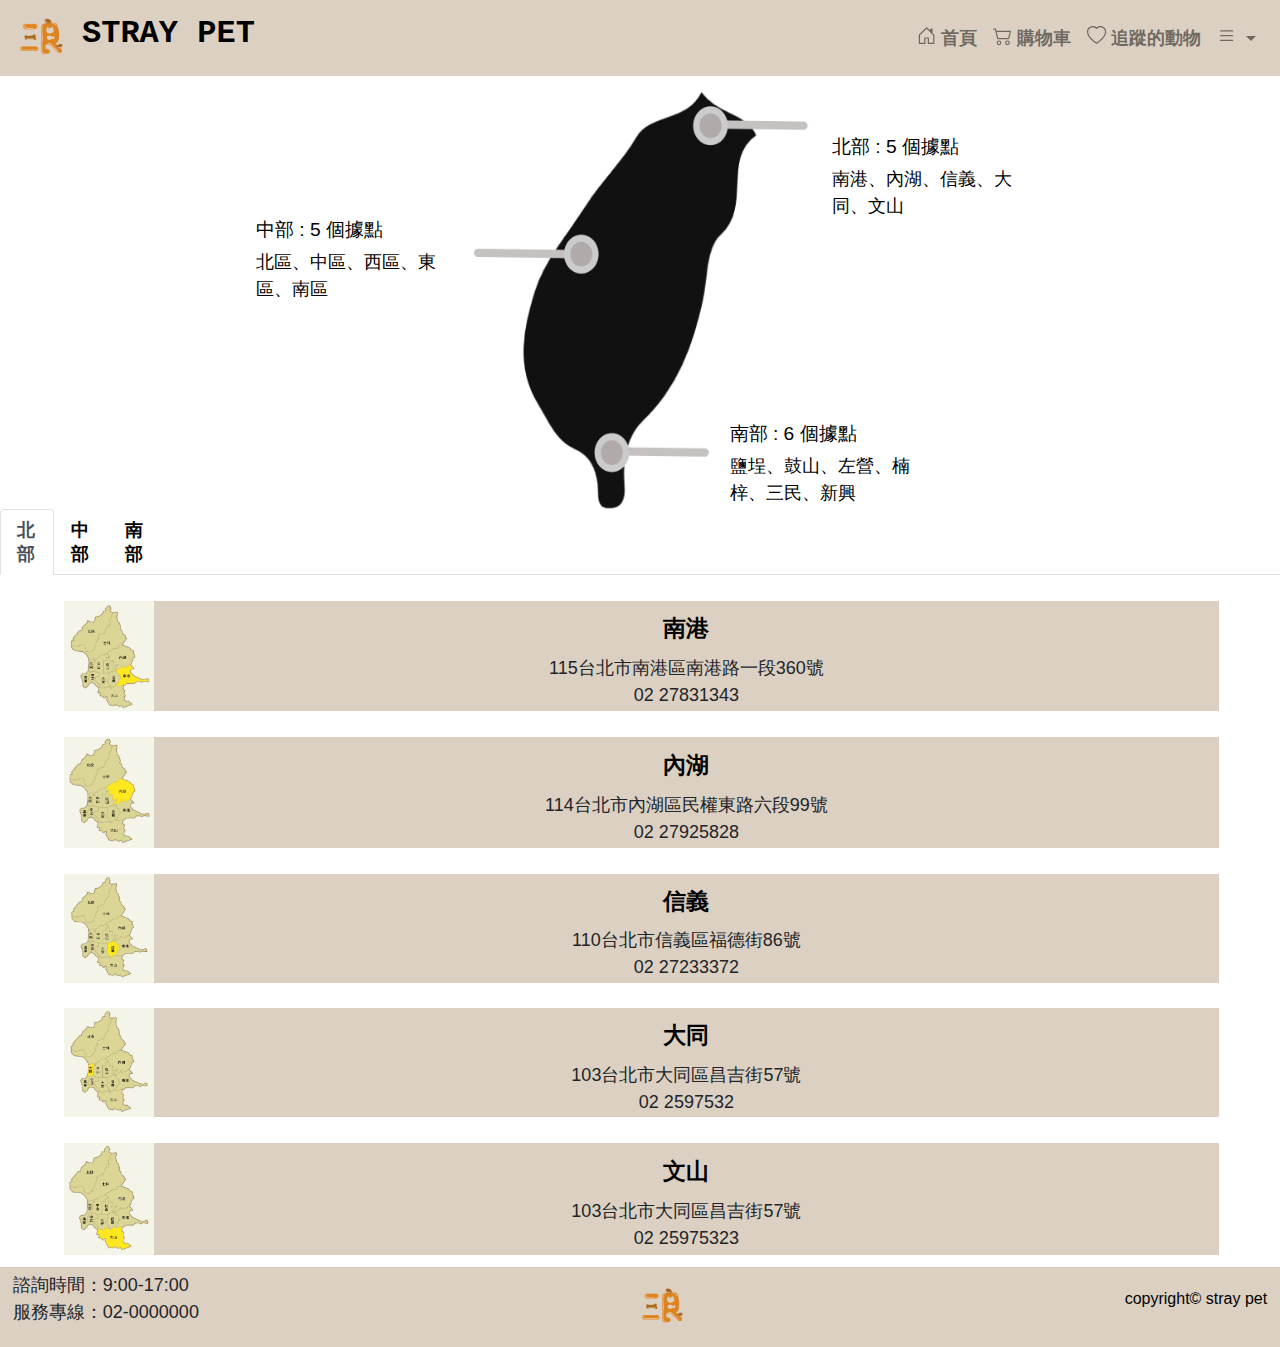
<file: place.html>
<!DOCTYPE html>
<html>

<head>
    <meta charset="UTF-8">
	<!-- 手機版縮放 -->
	<meta name="viewport" content="width=device-width, initial-scale=1" >
	
	<!-- css連結 -->
	<link href="./css/bootstrap.min.css" rel="stylesheet">	
	<link href="./css/style.css" rel="stylesheet">
    <title>STRAY PET</title>
    
</head>
<body>
    <header>
        <!-- 漢堡選單 -->
	    <nav class="navbar navbar-expand-lg navbar-light bg-light fixed-top"><!--固定在上方--> <!--更改BG顏色-->
            
            <a class="navbar-brand" href="./index.html"><img src="img/LOGO.png" alt=""></a>
            <a class="h1 translate-middle" href="./index.html">STRAY PET</a>
            <button class="navbar-toggler" type="button" data-bs-toggle="collapse" data-bs-target="#navbarNavDropdown" aria-controls="navbarNavDropdown" aria-expanded="false" aria-label="Toggle navigation">
                <span class="navbar-toggler-icon"></span>
            </button>
              <div class="collapse navbar-collapse justify-content-end" id="navbarNavDropdown">
                <ul class="navbar-nav">
                  <li class="nav-item">
                    <a class="nav-link" aria-current="page" href="./index.html"><svg xmlns="http://www.w3.org/2000/svg" width="24" height="24" fill="currentColor" class="bi bi-house-door" viewBox="0 0 20 20">
                        <path d="M8.354 1.146a.5.5 0 0 0-.708 0l-6 6A.5.5 0 0 0 1.5 7.5v7a.5.5 0 0 0 .5.5h4.5a.5.5 0 0 0 .5-.5v-4h2v4a.5.5 0 0 0 .5.5H14a.5.5 0 0 0 .5-.5v-7a.5.5 0 0 0-.146-.354L13 5.793V2.5a.5.5 0 0 0-.5-.5h-1a.5.5 0 0 0-.5.5v1.293zM2.5 14V7.707l5.5-5.5 5.5 5.5V14H10v-4a.5.5 0 0 0-.5-.5h-3a.5.5 0 0 0-.5.5v4z"/>
                      </svg>
                      首頁
                    </a>
                  </li>
                  <li class="nav-item">
                    <a class="nav-link" href="#"><svg xmlns="http://www.w3.org/2000/svg" width="24" height="24" fill="currentColor" class="bi bi-cart2" viewBox="0 0 20 20">
                        <path d="M0 2.5A.5.5 0 0 1 .5 2H2a.5.5 0 0 1 .485.379L2.89 4H14.5a.5.5 0 0 1 .485.621l-1.5 6A.5.5 0 0 1 13 11H4a.5.5 0 0 1-.485-.379L1.61 3H.5a.5.5 0 0 1-.5-.5M3.14 5l1.25 5h8.22l1.25-5H3.14zM5 13a1 1 0 1 0 0 2 1 1 0 0 0 0-2m-2 1a2 2 0 1 1 4 0 2 2 0 0 1-4 0m9-1a1 1 0 1 0 0 2 1 1 0 0 0 0-2m-2 1a2 2 0 1 1 4 0 2 2 0 0 1-4 0"/>
                        </svg>
                        購物車
                    </a>
                  </li>
                  <li class="nav-item">
                    <a class="nav-link" href="#"><svg xmlns="http://www.w3.org/2000/svg" width="24" height="24" fill="currentColor" class="bi bi-heart" viewBox="0 0 20 20">
                        <path d="m8 2.748-.717-.737C5.6.281 2.514.878 1.4 3.053c-.523 1.023-.641 2.5.314 4.385.92 1.815 2.834 3.989 6.286 6.357 3.452-2.368 5.365-4.542 6.286-6.357.955-1.886.838-3.362.314-4.385C13.486.878 10.4.28 8.717 2.01zM8 15C-7.333 4.868 3.279-3.04 7.824 1.143c.06.055.119.112.176.171a3.12 3.12 0 0 1 .176-.17C12.72-3.042 23.333 4.867 8 15"/>
                      </svg>
                      追蹤的動物
                    </a>
                  </li>
                  <li class="nav-item dropdown">
                    <a class="nav-link dropdown-toggle" href="#" id="navbarDropdownMenuLink" role="button" data-bs-toggle="dropdown" aria-expanded="false">
                        <svg xmlns="http://www.w3.org/2000/svg" width="24" height="24" fill="currentColor" class="bi bi-list" viewBox="0 0 20 20">
                            <path fill-rule="evenodd" d="M2.5 12a.5.5 0 0 1 .5-.5h10a.5.5 0 0 1 0 1H3a.5.5 0 0 1-.5-.5m0-4a.5.5 0 0 1 .5-.5h10a.5.5 0 0 1 0 1H3a.5.5 0 0 1-.5-.5m0-4a.5.5 0 0 1 .5-.5h10a.5.5 0 0 1 0 1H3a.5.5 0 0 1-.5-.5"/>
                        </svg>
                    </a>
                    <ul class="dropdown-menu dropdown-menu-right" aria-labelledby="navbarDropdownMenuLink">
                      <li><a class="dropdown-item" href="./animal.html">收養專區</a></li>
                      <li><a class="dropdown-item" href="./place.html">服務據點</a></li>
                      <li><a class="dropdown-item" href="./yummy.html">捐贈及義賣</a></li>
                    </ul>
                  </li>
                </ul>
              </div>
        
        </nav>

    </header>
    <div class="body">
        <!-- <div class="map_box">
            <a href=""><img src="./img/taiwan.png" alt="taiwan_map" width="800" class="map"></a>
        </div> -->
        <div class="map_box">
            <img src="./img/taiwan.png" alt="taiwan_map" width="800" class="map">
            <a href="#home-tab" class="regionA"><div class="h5">北部 : 5 個據點</div>南港、內湖、信義、大同、文山</a>
            <a href="#profile-tab" class="regionB"><div class="h5">中部 : 5 個據點</div>北區、中區、西區、東區、南區</a>
            <a href="#contact-tab" class="regionC"><div class="h5">南部 : 6 個據點</div>鹽埕、鼓山、左營、楠梓、三民、新興</a>
        </div>

        <!-- <div class="text-center">
            <div class="">
                <ul class="nav nav-tabs">
                    <li class="nav-item">
                      <a class="nav-link active" aria-current="page" href="#" id="north">北部</a>
                    </li>
                    <li class="nav-item">
                      <a class="nav-link" href="#" id="central">中部</a>
                    </li>
                    <li class="nav-item">
                      <a class="nav-link" href="#" id="south">南部</a>
                    </li>
                  </ul>
            </div>
            <div class="card-body">
              <h5 class="card-title">Special title treatment</h5>
              <p class="card-text">With supporting text below as a natural lead-in to additional content.</p>
              <a href="#" class="btn btn-primary">Go somewhere</a>
            </div>
          </div> -->
        
          <ul class="nav nav-tabs" id="myTab" role="tablist">
            <li class="nav-item" role="presentation">
              <a class="nav-link active" id="home-tab" data-bs-toggle="tab" href="#home" role="tab" aria-controls="home" aria-selected="true">北部</a>
            </li>
            <li class="nav-item" role="presentation">
              <a class="nav-link" id="profile-tab" data-bs-toggle="tab" href="#profile" role="tab" aria-controls="profile" aria-selected="false">中部</a>
            </li>
            <li class="nav-item" role="presentation">
              <a class="nav-link" id="contact-tab" data-bs-toggle="tab" href="#contact" role="tab" aria-controls="contact" aria-selected="false">南部</a>
            </li>
          </ul>
          <div class="tab-content" id="myTabContent">
            <div class="tab-pane fade show active" id="home" role="tabpanel" aria-labelledby="home-tab">
                <div class="house">
                    <img src="./img/南港.jpg" alt="南港" class="house_ph">
                    <div class="house_word">
                        <div class="house_title">南港</div>
                        <div class="w3">
                            115台北市南港區南港路一段360號
                            <br>02 27831343
                        </div>
                    </div>
                </div>
                <div class="house">
                    <img src="./img/內湖.jpg" alt="內湖" class="house_ph">
                    <div class="house_word">
                        <div class="house_title">內湖</div>
                        <div class="w3">
                            114台北市內湖區民權東路六段99號<br>
                            02 27925828
                        </div>
                    </div>
                </div>
                <div class="house">
                    <img src="./img/信義.jpg" alt="信義" class="house_ph">
                    <div class="house_word">
                        <div class="house_title">信義</div>
                        <div class="w3">
                            110台北市信義區福德街86號<br>
                            02 27233372
                        </div>
                    </div>
                </div>
                <div class="house">
                    <img src="./img/大同.jpg" alt="大同" class="house_ph">
                    <div class="house_word">
                        <div class="house_title">大同</div>
                        <div class="w3">
                            103台北市大同區昌吉街57號
                            <br>02 2597532
                        </div>
                    </div>
                </div>
                <div class="house">
                    <img src="./img/文山.jpg" alt="文山" class="house_ph">
                    <div class="house_word">
                        <div class="house_title">文山</div>
                        <div class="w3">
                            103台北市大同區昌吉街57號
                            <br>02 25975323
                        </div>
                    </div>
                </div>

            </div>
            <div class="tab-pane fade" id="profile" role="tabpanel" aria-labelledby="profile-tab">
                <div class="house">
                <img src="./img/北區.jpg" alt="北區" class="house_ph">
                <div class="house_word">
                    <div class="house_title">北區</div>
                    <div class="w3">
                        404台中市北區永興街301號
                        <br>04 2231 4031
                    </div>
                </div>
                </div>
                <div class="house">
                    <img src="./img/中區.jpg" alt="中區" class="house_ph">
                    <div class="house_word">
                        <div class="house_title">中區</div>
                        <div class="w3">
                            400台中市中區成功路300號3樓
                            <br>04 2222 2502
                        </div>
                    </div>
                </div>
                <div class="house">
                    <img src="./img/西區.jpg" alt="西區" class="house_ph">
                    <div class="house_word">
                        <div class="house_title">西區</div>
                        <div class="w3">
                            403台中市西區金山路11號
                            <br>04 2224 5200

                        </div>
                    </div>
                </div>
                <div class="house">
                    <img src="./img/東區.jpg" alt="東區" class="house_ph">
                    <div class="house_word">
                        <div class="house_title">東區</div>
                        <div class="w3">
                            401台中市東區長福路245號
                            <br>04 2215 1988
                        </div>
                    </div>
                </div>
                <div class="house">
                    <img src="./img/南區.jpg" alt="南區" class="house_ph">
                    <div class="house_word">
                        <div class="house_title">南區</div>
                        <div class="w3">
                            402台中市南區工學路72號3樓
                            <br>04 2262 6105
                        </div>
                    </div>
                </div>

            </div>  
            <div class="tab-pane fade" id="contact" role="tabpanel" aria-labelledby="contact-tab">
                <div class="house">
                    <img src="./img/鹽埕.jpg" alt="鹽埕" class="house_ph">
                    <div class="house_word">
                        <div class="house_title">鹽埕</div>
                        <div class="w3">
                            803高雄市鹽埕區大仁路6號8,9樓
                            <br>07 5513316
                        </div>
                    </div>
                </div>
                <div class="house">
                    <img src="./img/鼓山.jpg" alt="鼓山" class="house_ph">
                    <div class="house_word">
                        <div class="house_title">鼓山</div>
                        <div class="w3">
                            804高雄市鼓山區鼓山二路166號2樓
                            <br>07 5311191
                        </div>
                    </div>
                </div>
                <div class="house">
                    <img src="./img/左營.jpg" alt="左營" class="house_ph">
                    <div class="house_word">
                        <div class="house_title">左營</div>
                        <div class="w3">
                            813高雄市左營區左營大路479號4,5樓
                            <br>07 5831111
                        </div>
                    </div>
                </div>
                <div class="house">
                    <img src="./img/楠梓.jpg" alt="楠梓" class="house_ph">
                    <div class="house_word">
                        <div class="house_title">楠梓</div>
                        <div class="w3">
                            811高雄市楠梓區楠梓新路264號
                            <br>07 3517121
                        </div>
                    </div>
                </div>
                <div class="house">
                    <img src="./img/三民.jpg" alt="三民" class="house_ph">
                    <div class="house_word">
                        <div class="house_title">三民</div>
                        <div class="w3">
                            807高雄市三民區哈爾濱街215號
                            <br>07 3228160
                        </div>
                    </div>
                </div>
                <div class="house">
                    <img src="./img/新興.jpg" alt="新興" class="house_ph">
                    <div class="house_word">
                        <div class="house_title">新興</div>
                        <div class="w3">
                            800高雄市新興區中正三路34號4樓
                            <br>07 2386113
                        </div>
                    </div>
                </div>
            </div>
            
          </div>

        
    </div>
    

    <footer class="footer">
        <div class="footer_1">
            <p class="text-left">諮詢時間：9:00-17:00<br />服務專線：02-0000000</p>
        </div>
        <div class="logo">
            <img src="./img/LOGO.png" width="48" alt="LOGO" class="logo_1" >
        </div>
        <div class="footer_2">
            <p class="text-right">copyright© stray pet</p>
        </div>
        
    </footer>
    <!-- 將 jQuery 引入移到 Bootstrap 之前 -->
<script src="https://code.jquery.com/jquery-3.6.0.min.js"></script>
<script src="https://cdn.jsdelivr.net/npm/bootstrap@5.3.2/dist/js/bootstrap.bundle.min.js" integrity="sha384-C6RzsynM9kWDrMNeT87bh95OGNyZPhcTNXj1NW7RuBCsyN/o0jlpcV8Qyq46cDfL" crossorigin="anonymous"></script>
<script src="js/main.js"></script>

<!-- 其他部分保持不變 -->

<!-- 將原本的 script 搬到這裡 -->
<script>
    document.querySelectorAll('.map_box a').forEach(anchor => {
    anchor.addEventListener('click', function (e) {
        e.preventDefault();
        const targetId = this.getAttribute('href');
        const tab = new bootstrap.Tab(document.querySelector(targetId));
        tab.show();
    });
});

</script>

</body>

</html>
</file>
<file: css/style.css>
/*header*/
header{
    
    width: 100%;
    
  }
  div {
    font-size: 12px; /* 預設字體大小，可以根據需要調整 */
}

@media (min-width: 768px) {
    div {
        font-size: 16px; /* 在螢幕寬度至少為 600px 時的字體大小 */
    }
}

@media (min-width: 1200px) {
    div {
        font-size: 18px; /* 在螢幕寬度至少為 1200px 時的字體大小 */
    }
}
  p,h1,h2,h3,h4,h5,h6,div,span {
    font-family:PingFangSC-Regular,sans-serif,Microsoft JhengHei;	
  }
  .bg-light{background-color:#DCD0C2!important} 
  a.bg-light:focus,a.bg-light:hover,button.bg-light:focus,button.bg-light:hover{background-color:#dae0e5!important}

  .btn-primary{color:#fff;background-color:#DCD0C2;border-color:#DCD0C2}.btn-primary:hover{color:#fff;background-color:#dc8422;border-color:#dc8422}

  .btn-primary.focus,.btn-primary:focus{box-shadow:0 0 0 .2rem #dc8422}

  .navbar{
    justify-content: space-around;
    align-items: center;
  }

  .h1{
    display: flex;
    justify-content: center;
    font-family: 'Space Mono', monospace;
    font-size: clamp(1.8rem, 2.5vw, 2.8rem);
    font-weight: 700;
    color: #000;
  }
  .h1:hover{
    text-decoration: none;
    color: #dc8422;
  }

  .navbar-brand img {
    height: 50px;
  }
  .nav-link{
    display: flex;
    align-items: center;
    font-family: 'Space Mono', monospace;
    
    font-style: normal;
    font-weight: 600;
    line-height: normal;
    padding-right: 1%;
  }


.navbar-nav .nav-item .nav-link:hover {
  color: #dc8422; /* 懸停時的文本顏色 */
  font-weight: bold; 
}



  * {
    box-sizing: border-box;
  }

  
  
  
  
  /*nav選單*/
  .navbar-brand img {
    height: 50px;
  }	
  
  /*banner*/
  .banner {
    margin-top: 76px;
  }
  .banner .container-fluid {
    padding:0!important;
  }
  
  /*body*/
  /*index*/
  body{
    margin:0;
    height: 100%;
    width: 100%;
  }
  .container {
    display: flex;
    padding-top: 0.5%;
    align-items: self-start;
  }

  .image-wrapper {
    max-width: 100%; /* 使圖片不超過其原始大小 */
    max-height: 100%; /* 使圖片不超過其原始大小 */
    /* text-align: center; 讓圖片水平置中 */
  }

  .image-wrapper img {
    max-width: 100%; /* 使圖片不超過其原始大小 */
    max-height: 100%; /* 使圖片不超過其原始大小 */
    /* display: inline-block;  讓圖片水平置中 */
  }
  .idle_frame{
    display: flex;
    justify-content: center;
    color: #000;
    font-family: 'Space Mono', monospace;
    font-style: normal;
    line-height: normal;
    
	  height:20vh;
    
	  align-items:center;
  }
  
  .idle_text{
    font-size: clamp(1.3rem, 2vw, 2.8rem);
	  font-weight: 700;
    padding-left: 0.5%;
    padding-right: 0.5%;
    justify-content: center;
  }

  .body{
    width: 1120;
    justify-content: space-between;
    margin: 12px auto;
    box-sizing: border-box;
  }
  .donate{
    justify-self: center;
    margin-top: -1.5%;
    
  }

  .bu{
    padding: 10px 20px;
    font-size: clamp(1rem, 1.5vw, 2.5rem);
  }

  .title {
    display: flex;
    
    margin-top: 1%;
    color: #000;
    font-family: 'Space Mono', monospace;
    font-size: clamp(1rem, 1.5vw, 2.3rem);
    font-style: normal;
    font-weight: 600;
    line-height: normal;
  }
  .text-center{
    justify-content: center;
  }
  
  .title_line {
    border-color:#F1EAE1;
    margin-bottom: 2%;
  }

  .box_news .box{
    background-color: #FFF;
    padding-bottom:70px;
    margin: 0 auto; /* 水平置中 */
    justify-content: center;
  }
  .p{
    font-weight: bold;
    /* font-size: clamp(3vh, 2vw, 20px); */
  }
  .product .card {
    
    padding: 20px 10px;
  }
  .card{
    justify-content: center;
    background-color:#F1EAE1;
    margin-bottom: 2%;
  }
  .row{
    margin-left: auto;
    margin-right: auto;
    max-width: 1000px; /* 調整最大寬度，根據需要調整 */
    width: 80%;
  }
  .card img {
    width:100%;
    margin-bottom:20px;
  }
  
  .card img:hover {
    opacity: 0.8;
  }
  .product_name {
    /* padding: 10px; */
    align-items: center;
    background-color: #F1EAE1;
    font-size: clamp(0.8rem, 1.5vw, 1.3rem);
  }

  .col-md-4 {
    /* 移除 padding-left */
    margin-left: auto;
    margin-right: auto;
    max-width: 75%; /* 或者根據需要調整最大寬度 */
    /* margin-top: 3%; */
}
  /* .box_title{
    display: flex;
    justify-content: flex-start;
    margin-top: 2rem;
    margin-left: 10%;
    color: #000;
    font-family: 'Space Mono', monospace;
    font-size: 28px;
    font-style: normal;
    font-weight: 600;
    line-height: normal;
  
  } */
  /* .img_other_group{
    display: flex;
    position: relative;
    width: 100%;
    justify-content: space-around;
    align-items: center;
  }
  
  .img{
    position: relative;
    padding-top: 2%;
    padding-left: 2%;
    padding-right: 2%;
    max-width: 286px;
    max-height: 255px;
    
    width: 60vw;
    height: 60vh;
  }
  .word_other_group{
    display: flex;
    position: relative;
    width: 100%;
    justify-content: space-around;
    align-items: center; */
  
  .word1 {
    
    max-width: 286px;
    background-color: #DCD0C2;
    text-align: center;
    align-content:end;
    position: relative;
    font-family: 'Space Mono', monospace;
    /* font-size: 18px; */
    font-style: normal;
    font-weight: 600;
    line-height: 73.5px;
  }

  .word2{
    margin: 0;
    max-width: 286px;
    max-height: 73.5px;
    width: 60vw;
    height: 60vh;
    background-color: #DCD0C2;
    text-align: center;
    align-content: end;
    position: relative;
    font-family: 'Space Mono', monospace;
    /* font-size: 18px; */
    font-style: normal;
    font-weight: 600;
    line-height: 40px;
    
  }

  .word2:hover{
    color: #F1EAE1;
    background-color: #C6BEB7;
    font-size: 19px;
  }

  .word1:hover{
    color: #F1EAE1;
    background-color: #C6BEB7;
    /* font-size: 19px; */
  }
  
  

  .main_word_1{
    display: flex;
    position: relative;
    justify-content: center;
    margin: 2rem;
    color: #000;
    font-family: 'Space Mono', monospace;
    font-size: clamp(1rem, 1.5vw, 1.3rem);
    font-style: normal;
    font-weight: 600;
    line-height: normal;
  }

  .p{
    display: flex;
    position: relative;
    justify-content: flex-start;
    color: #000;
    font-family: 'Space Mono', monospace;
    font-size: clamp(1rem, 1.5vw, 1.3rem);
    font-style: normal;
    font-weight: 600;
    line-height: normal;
    margin-bottom: 25%;
    white-space: nowrap;
  }
  .p:hover{
    color:#dc8422;
  }

  .space {
    display: flex;
    
}
.Q{
  padding-left: 2%;
}
  
  /*place*/

  /* .Contents {
    display: flex;
    position: relative;
    justify-content: flex-start;
    margin-left: 3rem;
    margin-top: 5vh;
}

.Contents_li {
    width: 10vw;
    height: 2.5vw;
    text-align: center;
} */

/* .Contents_li_a,
.Contents_li_b,
.Contents_li_c,
.Contents_li_d {
    height: 3rem;
    text-align: center;
   
    color: #000;
    font-family: 'Space Mono', monospace;
   
    font-style: normal;
    font-weight: 600;
    line-height: 5rem;
    white-space: nowrap;
}  */
/* 
.Contents_li_b:hover,
.Contents_li_c:hover,
.Contents_li_d:hover,
.Contents_li_b:active,
.Contents_li_c:active,
.Contents_li_d:active,
.Contents_li_b:focus,
.Contents_li_c:focus,
.Contents_li_d:focus {
    background-color: #F1EAE1;
    color: #000;
} */





/* .line {
    position: relative;
    display: flex;
    justify-content: flex-start;
    margin-left: 5%;
    margin-right: 5%;
    width: 90%;
     
} */

.nav-link{
  color: #000;
}

  .map_box{
    /* height: 60vh; */
    padding-top: 5rem;
    /* padding-bottom: 7rem; */
    
    height: auto;
    display: flex;
    justify-content: center;
    align-items: center;
  }

  .map{
    width: 30vw;
  
  } 

  .h5{
    font-size: clamp(1rem, 1.5vw, 2rem);
  }

  .regionA, .regionB, .regionC {
    position: absolute;
    color: #000; /* 設置連結的文字顏色 */
    text-decoration: none; /* 移除超連結的下劃線 */
    transition: color 0.3s; 
    max-width: 200px;
}

.regionA {
  top: 15%;
  left:65vw; /* 相對於視窗寬度的 20vw */
  
}

.regionB {
  top: 17vw; /* 相對於父元素高度的 13% */
  left: 20vw; /* 相對於視窗寬度的 14vw */
}

.regionC {
  top: 33vw; 
  left: 57vw; /* 相對於視窗寬度的 50vw */
}

@media (max-width: 768px) {
  .regionA {
    top: 13%;
    left:65vw; /* 相對於視窗寬度的 20vw */
  }
  
  .regionB {
    top: 20vw; /* 相對於父元素高度的 13% */
    left: 20vw; /* 相對於視窗寬度的 14vw */
    max-width: 110px;
  }
  
  .regionC {
    top: 38vw; 
    left: 57vw; /* 相對於視窗寬度的 50vw */
    max-width: 110px;

  }
  .h5{
    font-size: 0.8rem;
  }
  .map_box{
    padding-bottom: 1rem;
    
  }
  
}

@media (max-width: 420px) {
  .regionA {
    top: 13%;
    left:65vw; /* 相對於視窗寬度的 20vw */
  }
  
  .regionB {
    top: 30vw; /* 相對於父元素高度的 13% */
    left: 7vw; /* 相對於視窗寬度的 14vw */
    max-width: 110px;
  }
  
  .regionC {
    top: 45vw; 
    left: 57vw; /* 相對於視窗寬度的 50vw */
    max-width: 110px;

  }
  .h5{
    font-size: 0.8rem;
  }
  .map_box{
    padding-bottom: 1rem;
  }
  
}

@media (max-width: 320px) {
  .regionA {
    top: 13%;
    left:65vw; /* 相對於視窗寬度的 20vw */
  }
  
  .regionB {
    top: 30vw; /* 相對於父元素高度的 13% */
    left: 7vw; /* 相對於視窗寬度的 14vw */
    max-width: 110px;
  }
  
  .regionC {
    top: 50vw; 
    left: 57vw; /* 相對於視窗寬度的 50vw */
    max-width: 110px;

  }
  .h5{
    font-size: 0.8rem;
  }
  .map_box{
    padding-bottom: 1rem;
  }
}


.regionA:hover, .regionB:hover, .regionC:hover, .nav-link:hover {
    color: #C6BEB7; /* 懸停時的文字顏色 */
    font-weight: bold; 
}
.nav-link:active, .nav-link:focus {
  font-weight: bold;}


  .house{
    position: relative;
    display: flex;
    justify-content: center;
    margin-left: 5%;
    margin-top: 2%;
    margin-bottom: 1%;
    align-content:center;
    
  }

  .house_ph{
    width: 7vw;
    height: auto; /* 高度自適應，以保持原始的長寬比 */
    object-fit: contain;
    background-color: #DCD0C2;

    
  }

  .house_word{
    justify-content: flex-start;
    width: 100%;
    height: auto;
    background-color: #DCD0C2;
    margin-right: 5%;
    text-align: center;
    align-content:center;
  }

  .house_title{
    justify-content: flex-start;
    color: #000;
    font-family: 'Space Mono', monospace;
    font-size: clamp(0.8rem, 1.8vw, 1.5rem);
    font-style: normal;
    font-weight: 600;
    line-height: normal;
    padding-top: 1%;
    padding-bottom: 1%;
  }
  /*buy*/
  .pp{
    max-width: 100%; /* 圖片最大寬度為容器寬度的100% */
    max-height: 80%; /* 圖片最大高度為容器高度的100% */
    width: auto;     /* 自動調整圖片寬度 */
    height: auto;
    margin-bottom: 1rem;
    
  }
  .kk{
    margin-top: 4rem;
  }

  .box_title_1{
    display: flex;
    justify-content: center;
    margin-top: 2rem;
    color: #000;
    font-family: 'Space Mono', monospace;
    font-size: 28px;
    font-style: normal;
    font-weight: 600;
    line-height: normal;
  
  }

  /* .main_word_3{
    display: flex;
    position: relative;
    justify-content: center;
    margin: 0;
    color: #000;
    font-family: 'Space Mono', monospace;
    font-size: 20px;
    font-style: normal;
    font-weight: 500;
    line-height: normal;
  } */

  .img1{
    position: relative;
    
    width: 60vw;
    
 
  }

  /* .word3{
    margin: 0;
    max-width: 324.5px;
    max-height: 73.5px;
    width: 60vw;
    height: 60vh;
    background-color: #DCD0C2;
    text-align: center;
    align-content: center;
    position: relative;
    font-family: 'Space Mono', monospace;
    font-size: 18px;
    font-style: normal;
    font-weight: 525;
    line-height: 40px;
    
    
  }

  .word_number{
    justify-content: center;
    display: flex;
    position: relative;
    margin: 3%;
    font-family: 'Space Mono', monospace;
    font-size: 20px;
    font-style: normal;
    font-weight: 525;

  } */
  .page-link{
    color: #000;
  }
  .page-link:hover{
    color: #C6BEB7;
  }
 .pagination-container{
  margin-top: 2rem;
 }
 /* 隱藏所有的商品區塊 */
.container.page {
  display: none;
}

/* 顯示第一頁 */
#food-page-1 {
  display: block;
}

 
/*animal*/
.btn-group {
  display: flex;
  justify-content: space-around;
  align-items: flex-start;
  height: 10vh; 
  margin-left: 5rem;
  margin-right: 5rem;
}
.definition{
  align-items: center;
  justify-content: center;
  
}
.btn-font{
  font-size: clamp(0.8rem, 1.3vw, 1.5rem);
}
.btn-secondary{color:#fff;background-color:#DCD0C2;border-color:#FFF}.btn-secondary:hover, .btn-secondary:focus{color:#fff;background-color:#dc8422;border-color:#dc8422}

.h3{
  font-weight: bold;
  font-size: clamp(0.9rem, 1.4vw, 1.6rem);
}


@media (max-width: 1200px) {
  .btn-group {
    margin-left: 10rem;
    margin-right: 10rem;
  }
  
}

@media (max-width: 768px) {
  .btn-group {
    margin-left: 5rem;
    margin-right: 5rem;
  }
  
}

@media (max-width: 320px) {
  .btn-group {
    margin-left: 5rem;
    margin-right: 5rem;
  }
}

 .question{
  display: flex;
  flex-direction: column;
  margin-top: 10vh;
 
  width: 100%;
  justify-content: space-between;
  height: 2.5rem;
  align-items: center;
} 
.question_1 {
  flex-direction: column;
  margin-top: 0.1rem;
  
  width: 100%;
  justify-content: space-between;
  height: 2.5rem;
  align-items: center;
  position: relative;
}



.qqq {
  margin-top: 0.1rem;
  justify-content: space-between;
  font-weight: bold;
  color: #000;
  font-family: 'Space Mono', monospace;
  font-size: clamp(0.8rem, 1.8vw, 1.5rem);
  font-style: normal;
}


.qqq:hover{
  color: #dc8422;
}
.ro{
 
  max-width: 400px;
  justify-self: center;
  margin-bottom: 5%;

}
.bo{
  max-width: 300px;
}
@media (max-width: 1200px) {
  .ro{
    
    max-width: 400px;
    justify-self: center;
    margin-bottom: 5%;
  }
  .bo{
    max-width: 200px;
    margin-bottom: 5%;
    
  }
  .kkk{
    margin-top: 5rem;
    
  } 
  
}

@media (max-width: 768px) {
  .ro{
    
    max-width: 300px;
    justify-self: center;
    margin-bottom: 5%;
  }
  .bo{
    max-width: 200px;
    margin-bottom: 5%;
    
  }
  .kkk{
    margin-top: 5rem;
    
  } 
  
}

@media (max-width: 320px) {
  .ro{
   
    max-width: 150px;
    justify-self: center;
    
  }
  .bo {
    max-width: 100px;
    margin-bottom: 5rem;
    justify-self: center;
    
  }
}
 



  /*footer*/
  .footer_1, .footer_2 {
    display: inline-block; /* 讓元素在同一行 */
}
.footer_1{
	margin-left: 1%;}
  .footer {
    display: flex;
    
    width: 100%;
    height: 80px;
    background: var(--Primary, #DCD0C2);
    align-items: center;
    justify-content: space-between;
}



.footer_2 {
    color: #000;
    font-family: 'Space Mono', monospace;
    font-size: clamp(0.8rem, 1.3vw, 1rem);
    font-style: normal;
    font-weight: 400;
    line-height: normal;
    margin-right: 1%;
}

.foo {
  position: fixed;
  bottom: 0;
  left: 0;
  width: 100%;
}
</file>
